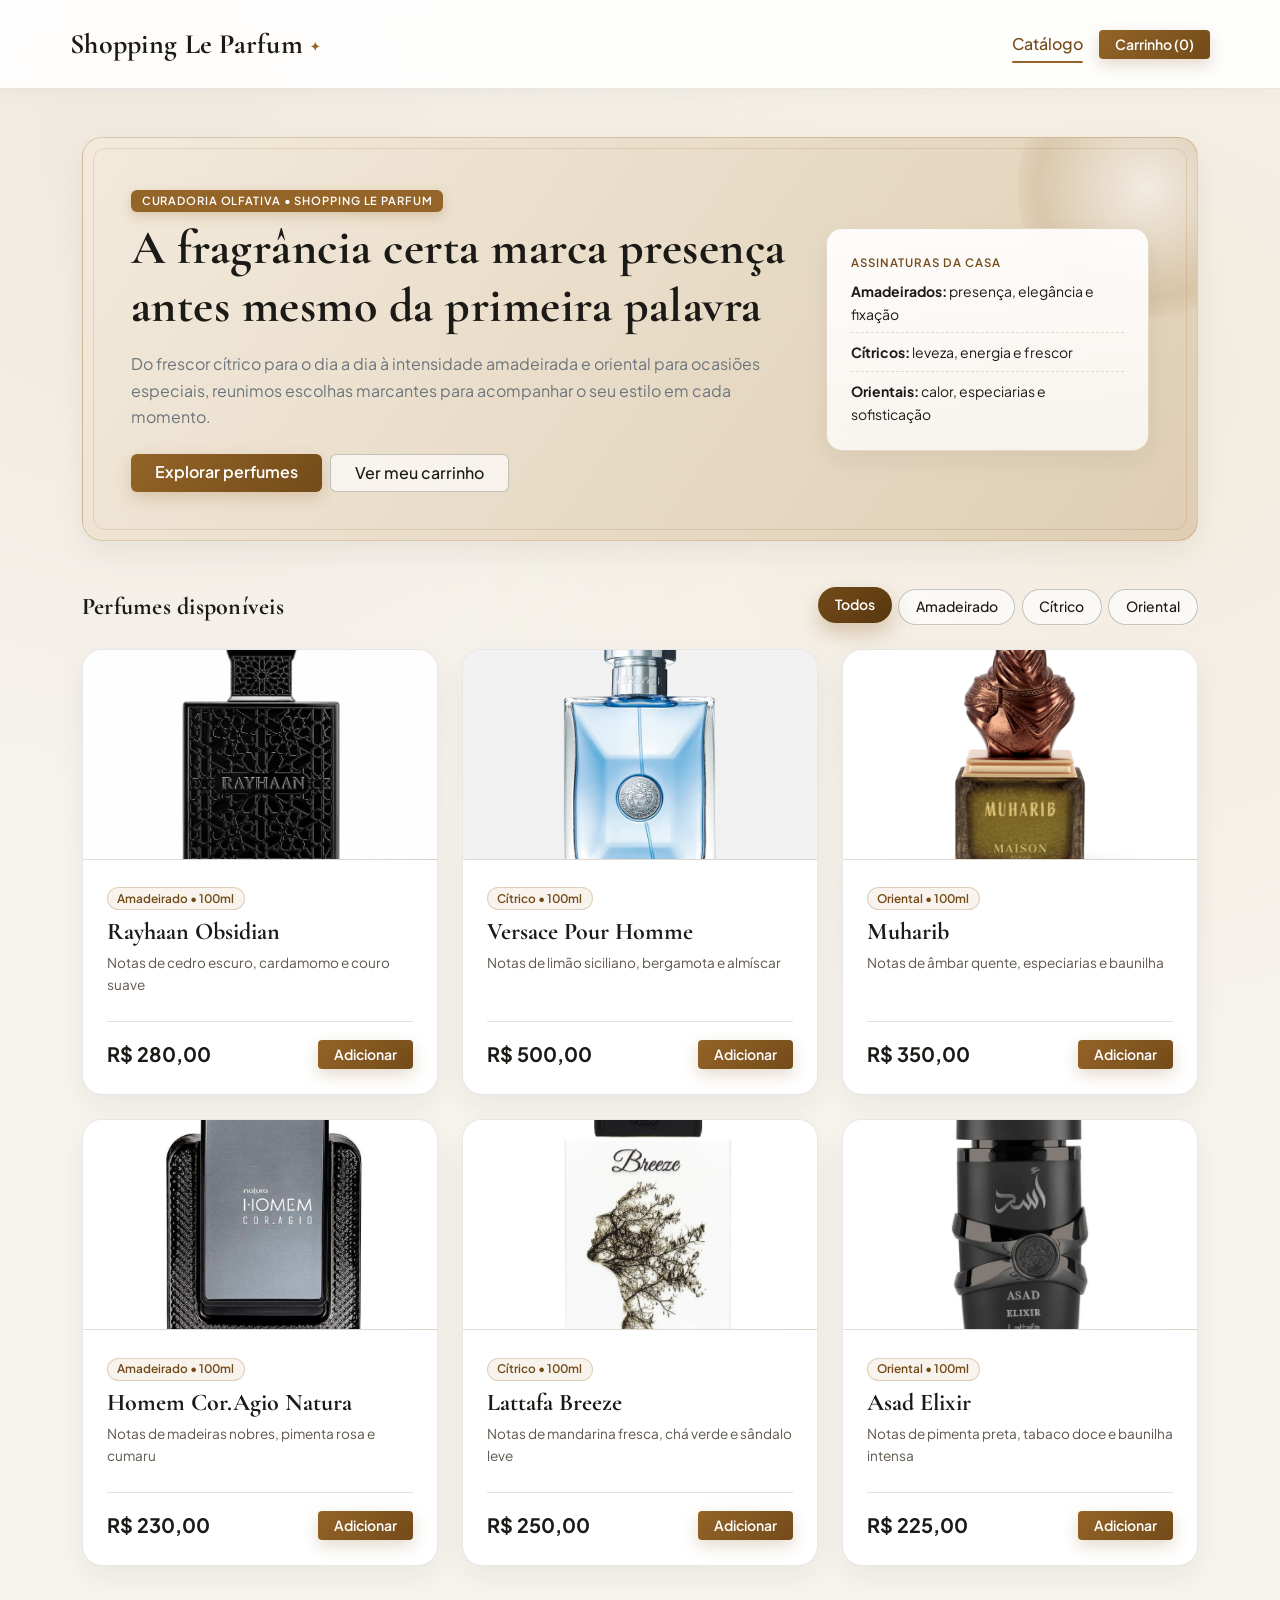
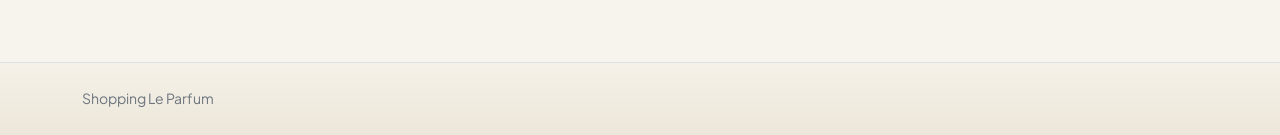
<file: index.html>
<!DOCTYPE html>
<html lang="pt-BR">
<head>
  <meta charset="UTF-8">
  <meta name="viewport" content="width=device-width, initial-scale=1.0">
  <title>Shopping Le Parfum | Perfumaria</title>
  <link href="https://cdn.jsdelivr.net/npm/bootstrap@5.3.3/dist/css/bootstrap.min.css" rel="stylesheet">
  <link rel="stylesheet" href="CSS/style.css">
</head>
<body data-pagina="catalogo">
  <header class="border-bottom bg-white sticky-top">
    <nav class="navbar navbar-expand-lg container py-3">
      <a class="navbar-brand fw-bold" href="index.html">Shopping Le Parfum</a>
      <button class="navbar-toggler" type="button" data-bs-toggle="collapse" data-bs-target="#menuPrincipal" aria-controls="menuPrincipal" aria-expanded="false" aria-label="Alternar navegação">
        <span class="navbar-toggler-icon"></span>
      </button>
      <div class="collapse navbar-collapse" id="menuPrincipal">
        <ul class="navbar-nav ms-auto align-items-lg-center gap-2">
          <li class="nav-item">
            <a class="nav-link active" aria-current="page" href="index.html">Catálogo</a>
          </li>
          <li class="nav-item">
            <a class="btn btn-dark btn-sm px-3" href="carrinho.html">
              Carrinho (<span id="contador-topo">0</span>)
            </a>
          </li>
        </ul>
      </div>
    </nav>
  </header>

  <main class="container my-5">
    <section class="p-4 p-md-5 rounded-4 hero-box mb-5">
      <div class="row align-items-center g-4">
        <div class="col-lg-8">
          <span class="badge text-bg-dark mb-2">Curadoria Olfativa • Shopping Le Parfum</span>
          <h1 class="display-5 fw-bold mb-3">A fragrância certa marca presença antes mesmo da primeira palavra</h1>
          <p class="text-secondary mb-4">
            Do frescor cítrico para o dia a dia à intensidade amadeirada e oriental para ocasiões especiais,
            reunimos escolhas marcantes para acompanhar o seu estilo em cada momento.
          </p>
          <div class="d-flex flex-wrap gap-2">
            <a href="#titulo-catalogo" class="btn btn-dark px-4">Explorar perfumes</a>
            <a href="carrinho.html" class="btn btn-outline-dark px-4">Ver meu carrinho</a>
          </div>
        </div>

        <div class="col-lg-4">
          <div class="hero-destaque-card p-4 rounded-4">
            <div class="small text-uppercase fw-semibold hero-kicker mb-2">Assinaturas da casa</div>
            <ul class="list-unstyled mb-0 d-flex flex-column gap-2 small">
              <li><strong>Amadeirados:</strong> presença, elegância e fixação</li>
              <li><strong>Cítricos:</strong> leveza, energia e frescor</li>
              <li><strong>Orientais:</strong> calor, especiarias e sofisticação</li>
            </ul>
          </div>
        </div>
      </div>
    </section>

    <section aria-labelledby="titulo-catalogo">
      <div class="d-flex flex-wrap justify-content-between align-items-center gap-3 mb-4">
        <h2 id="titulo-catalogo" class="h4 fw-bold m-0">Perfumes disponíveis</h2>

        <div class="btn-group flex-wrap" role="group" aria-label="Filtrar por família olfativa">
          <button type="button" class="btn btn-dark btn-sm filtro-btn active" data-categoria="Todos">Todos</button>
          <button type="button" class="btn btn-outline-dark btn-sm filtro-btn" data-categoria="Amadeirado">Amadeirado</button>
          <button type="button" class="btn btn-outline-dark btn-sm filtro-btn" data-categoria="Cítrico">Cítrico</button>
          <button type="button" class="btn btn-outline-dark btn-sm filtro-btn" data-categoria="Oriental">Oriental</button>
        </div>
      </div>

      <div id="feedback-catalogo" class="mb-3" aria-live="polite"></div>

      <div id="lista-perfumes" class="row g-4"></div>
    </section>
  </main>

  <footer class="border-top py-4 mt-5 bg-white">
    <div class="container d-flex flex-wrap justify-content-between align-items-center gap-2 small text-secondary">
      <span>Shopping Le Parfum</span>
    </div>
  </footer>

  <script src="https://cdn.jsdelivr.net/npm/bootstrap@5.3.3/dist/js/bootstrap.bundle.min.js"></script>
  <script src="script.js"></script>
</body>
</html>
</file>
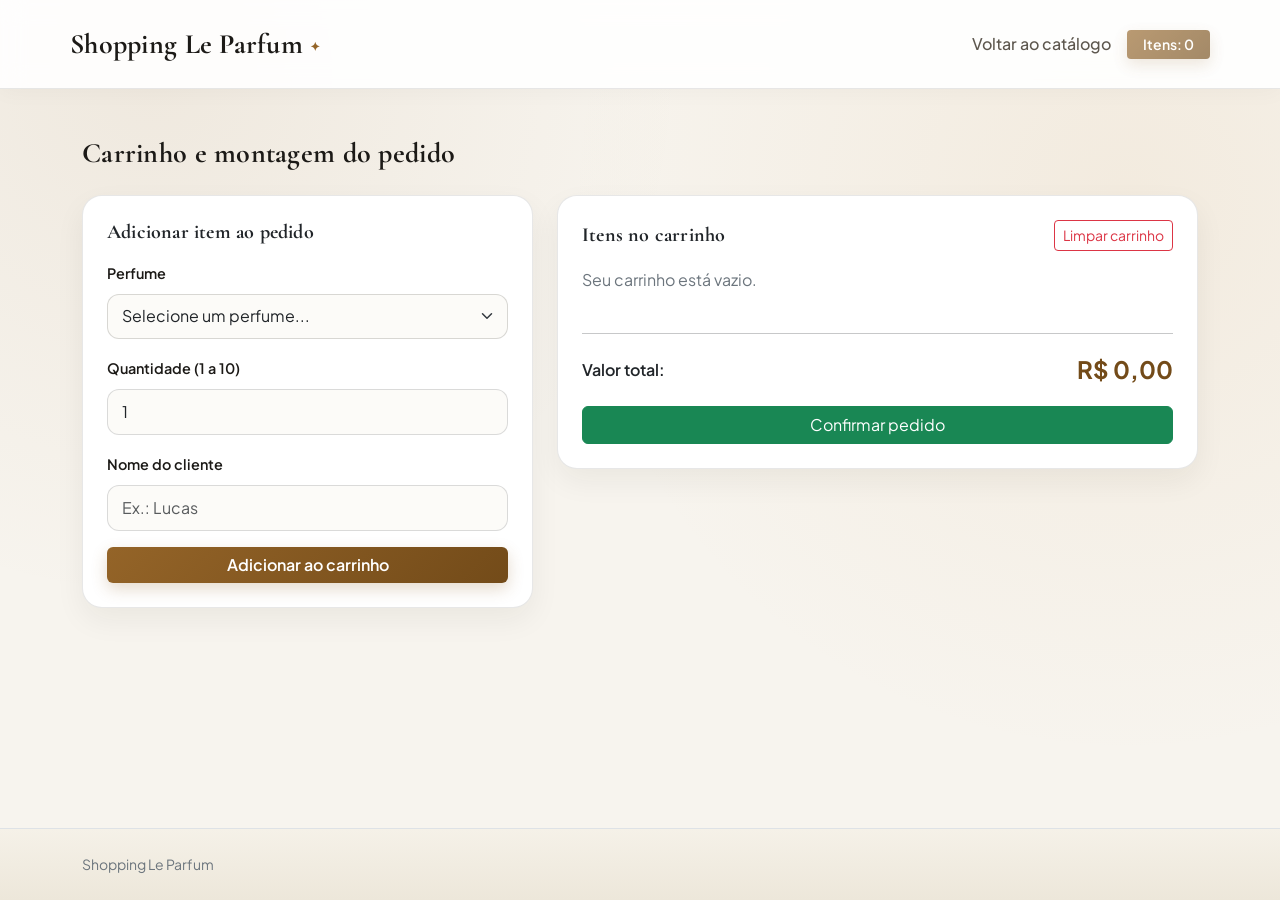
<file: carrinho.html>
<!DOCTYPE html>
<html lang="pt-BR">
<head>
  <meta charset="UTF-8">
  <meta name="viewport" content="width=device-width, initial-scale=1.0">
  <title>Carrinho e Pedido | Shopping Le Parfum</title>
  <link href="https://cdn.jsdelivr.net/npm/bootstrap@5.3.3/dist/css/bootstrap.min.css" rel="stylesheet">
  <link rel="stylesheet" href="CSS/style.css">
</head>
<body data-pagina="carrinho">
  <header class="border-bottom bg-white sticky-top">
    <nav class="navbar navbar-expand-lg container py-3">
      <a class="navbar-brand fw-bold" href="index.html">Shopping Le Parfum</a>
      <button class="navbar-toggler" type="button" data-bs-toggle="collapse" data-bs-target="#menuCarrinho" aria-controls="menuCarrinho" aria-expanded="false" aria-label="Alternar navegação">
        <span class="navbar-toggler-icon"></span>
      </button>
      <div class="collapse navbar-collapse" id="menuCarrinho">
        <ul class="navbar-nav ms-auto align-items-lg-center gap-2">
          <li class="nav-item">
            <a class="nav-link" href="index.html">Voltar ao catálogo</a>
          </li>
          <li class="nav-item">
            <span class="btn btn-dark btn-sm px-3 disabled" aria-disabled="true">
              Itens: <span id="contador-topo">0</span>
            </span>
          </li>
        </ul>
      </div>
    </nav>
  </header>

  <main class="container my-5">
    <h1 class="h3 fw-bold mb-4">Carrinho e montagem do pedido</h1>

    <div id="feedback-carrinho" class="mb-4" aria-live="polite"></div>

    <div class="row g-4">
      <div class="col-lg-5">
        <section class="card border-0 shadow-sm rounded-4 p-4">
          <h2 class="h5 fw-bold mb-3">Adicionar item ao pedido</h2>

          <form id="form-item-pedido" novalidate>
            <div class="mb-3">
              <label for="select-perfume" class="form-label">Perfume</label>
              <select id="select-perfume" class="form-select">
                <option value="">Selecione um perfume...</option>
              </select>
            </div>

            <div class="mb-3">
              <label for="input-quantidade" class="form-label">Quantidade (1 a 10)</label>
              <input type="number" id="input-quantidade" class="form-control" min="1" max="10" value="1">
            </div>

            <div class="mb-3">
              <label for="input-cliente" class="form-label">Nome do cliente</label>
              <input type="text" id="input-cliente" class="form-control" placeholder="Ex.: Lucas">
            </div>

            <button type="submit" class="btn btn-dark w-100">Adicionar ao carrinho</button>
          </form>
        </section>
      </div>

      <div class="col-lg-7">
        <section class="card border-0 shadow-sm rounded-4 p-4">
          <div class="d-flex justify-content-between align-items-center mb-3 gap-2">
            <h2 class="h5 fw-bold m-0">Itens no carrinho</h2>
            <button type="button" id="btn-limpar-carrinho" class="btn btn-outline-danger btn-sm">
              Limpar carrinho
            </button>
          </div>

          <div id="lista-itens-carrinho" class="mb-4"></div>

          <hr>

          <div class="d-flex justify-content-between align-items-center mb-3">
            <span class="fw-semibold fs-6">Valor total:</span>
            <strong id="valor-total" class="fs-4">R$ 0,00</strong>
          </div>

          <button type="button" id="btn-finalizar-pedido" class="btn btn-success w-100">
            Confirmar pedido
          </button>
        </section>
      </div>
    </div>
  </main>

  <footer class="border-top py-4 mt-5 bg-white">
    <div class="container d-flex flex-wrap justify-content-between align-items-center gap-2 small text-secondary">
      <span>Shopping Le Parfum</span>
    </div>
  </footer>

  <script src="https://cdn.jsdelivr.net/npm/bootstrap@5.3.3/dist/js/bootstrap.bundle.min.js"></script>
  <script src="script.js"></script>
</body>
</html>
</file>
<file: CSS/style.css>
@import url('https://fonts.googleapis.com/css2?family=Cormorant+Garamond:ital,wght@0,600;0,700;1,600&family=Plus+Jakarta+Sans:wght@400;500;600;700&display=swap');

:root {
  --bg-pagina: #f7f4ee;
  --bg-superficie: #ffffff;
  --bg-hero: linear-gradient(125deg, #f3eadc 0%, #e7dac5 55%, #dfceb4 100%);
  --texto-principal: #1c1a17;
  --texto-suave: #5d574e;
  --borda-sutil: rgba(28, 26, 23, 0.10);
  --ouro: #946428;
  --ouro-escuro: #734b19;
  --ouro-claro: #cfa061;
  --ouro-suave: rgba(148, 100, 40, 0.12);
  --sombra-suave: 0 12px 30px rgba(28, 26, 23, 0.06);
  --sombra-forte: 0 20px 44px rgba(28, 26, 23, 0.13);
  --raio: 20px;
  --transicao: all 0.28s cubic-bezier(0.22, 1, 0.36, 1);
}

* {
  box-sizing: border-box;
}

html {
  scroll-behavior: smooth;
}

body {
  background-color: var(--bg-pagina);
  background-image:
    radial-gradient(circle at 12% 8%, rgba(148, 100, 40, 0.08) 0%, transparent 38%),
    radial-gradient(circle at 88% 22%, rgba(207, 160, 97, 0.11) 0%, transparent 42%);
  color: var(--texto-principal);
  font-family: 'Plus Jakarta Sans', system-ui, -apple-system, sans-serif;
  line-height: 1.65;
  min-height: 100vh;
  display: flex;
  flex-direction: column;
}

main {
  flex: 1;
}

h1, h2, .navbar-brand {
  font-family: 'Cormorant Garamond', Georgia, serif;
  letter-spacing: 0.01em;
}

header.sticky-top {
  background-color: rgba(255, 255, 255, 0.9) !important;
  backdrop-filter: blur(12px);
  border-bottom: 1px solid var(--borda-sutil) !important;
  box-shadow: 0 4px 20px rgba(28, 26, 23, 0.03);
}

.navbar-brand {
  font-size: 1.75rem;
  font-weight: 700;
  color: var(--texto-principal) !important;
}

.navbar-brand::after {
  content: "✦";
  font-size: 0.75rem;
  color: var(--ouro);
  margin-left: 7px;
  vertical-align: middle;
}

.nav-link {
  font-weight: 500;
  color: var(--texto-suave) !important;
  position: relative;
  transition: var(--transicao);
}

.nav-link:hover,
.nav-link.active {
  color: var(--ouro-escuro) !important;
}

.nav-link.active::after {
  content: "";
  position: absolute;
  left: 0.5rem;
  right: 0.5rem;
  bottom: 0.15rem;
  height: 2px;
  border-radius: 999px;
  background-color: var(--ouro);
}

.hero-box {
  background: var(--bg-hero);
  border: 1px solid rgba(148, 100, 40, 0.24) !important;
  box-shadow: var(--sombra-suave);
  border-radius: var(--raio) !important;
  position: relative;
  overflow: hidden;
}

.hero-box::before {
  content: "";
  position: absolute;
  top: -80px;
  right: -80px;
  width: 260px;
  height: 260px;
  border-radius: 50%;
  background: radial-gradient(circle, rgba(255, 255, 255, 0.55) 0%, rgba(148, 100, 40, 0.12) 60%, transparent 75%);
  pointer-events: none;
}

.hero-box::after {
  content: "";
  position: absolute;
  inset: 10px;
  border: 1px solid rgba(148, 100, 40, 0.16);
  border-radius: calc(var(--raio) - 8px);
  pointer-events: none;
}

.hero-box .badge {
  background-color: var(--ouro) !important;
  color: #ffffff;
  font-weight: 600;
  letter-spacing: 0.08em;
  text-transform: uppercase;
  font-size: 0.7rem;
  padding: 0.5em 0.95em;
  box-shadow: 0 4px 12px rgba(148, 100, 40, 0.25);
}

.hero-kicker {
  color: var(--ouro-escuro);
  letter-spacing: 0.09em;
  font-size: 0.72rem;
  display: block;
}

.hero-destaque-card {
  background: linear-gradient(180deg, rgba(255, 255, 255, 0.92) 0%, rgba(255, 255, 255, 0.76) 100%);
  border: 1px solid rgba(148, 100, 40, 0.24);
  backdrop-filter: blur(8px);
  box-shadow: 0 10px 24px rgba(28, 26, 23, 0.06);
}

.hero-destaque-card li {
  padding-bottom: 0.4rem;
  border-bottom: 1px dashed rgba(148, 100, 40, 0.22);
}

.hero-destaque-card li:last-child {
  padding-bottom: 0;
  border-bottom: none;
}

.pilar-card {
  background: linear-gradient(180deg, #ffffff 0%, #fcfaf6 100%);
  border: 1px solid var(--borda-sutil);
  border-radius: var(--raio) !important;
  box-shadow: 0 6px 20px rgba(28, 26, 23, 0.04);
  transition: var(--transicao);
}

.pilar-card:hover {
  transform: translateY(-4px);
  border-color: rgba(148, 100, 40, 0.35);
  box-shadow: var(--sombra-suave);
}

.pilar-numero {
  font-family: 'Cormorant Garamond', Georgia, serif;
  font-size: 1.5rem;
  font-weight: 700;
  line-height: 1;
  color: var(--ouro);
  display: inline-block;
  margin-bottom: 0.35rem;
}

.btn-dark {
  background: linear-gradient(135deg, var(--ouro) 0%, var(--ouro-escuro) 100%);
  border: none;
  color: #ffffff;
  font-weight: 600;
  box-shadow: 0 6px 16px rgba(148, 100, 40, 0.24);
  transition: var(--transicao);
}

.btn-dark:hover,
.btn-dark:focus,
.btn-dark.active {
  background: linear-gradient(135deg, var(--ouro-escuro) 0%, #58370e 100%);
  color: #ffffff;
  transform: translateY(-2px);
  box-shadow: 0 10px 22px rgba(148, 100, 40, 0.32);
}

.btn-outline-dark {
  color: var(--texto-principal);
  border-color: rgba(28, 26, 23, 0.24);
  background-color: rgba(255, 255, 255, 0.65);
  font-weight: 500;
  transition: var(--transicao);
}

.btn-outline-dark:hover,
.btn-outline-dark:focus {
  background-color: var(--ouro-suave);
  border-color: var(--ouro);
  color: var(--ouro-escuro);
  transform: translateY(-1px);
}

.filtro-btn {
  border-radius: 999px !important;
  padding: 0.38rem 1.05rem;
}

.btn-group.flex-wrap {
  gap: 0.45rem;
}

.card-perfume {
  background-color: var(--bg-superficie);
  border: 1px solid var(--borda-sutil) !important;
  border-radius: var(--raio) !important;
  box-shadow: var(--sombra-suave);
  transition: var(--transicao);
  overflow: hidden;
}

.card-perfume:hover {
  transform: translateY(-7px);
  box-shadow: var(--sombra-forte);
  border-color: rgba(148, 100, 40, 0.36) !important;
}

.vitrine-frasco {
  height: 158px;
  display: flex;
  align-items: center;
  justify-content: center;
  position: relative;
  border-bottom: 1px solid var(--borda-sutil);
}

.vitrine-frasco::after {
  content: "";
  position: absolute;
  bottom: 14px;
  width: 78px;
  height: 12px;
  border-radius: 50%;
  background: rgba(28, 26, 23, 0.14);
  filter: blur(4px);
  transition: var(--transicao);
}

.card-perfume:hover .vitrine-frasco::after {
  width: 92px;
  opacity: 0.85;
}

.vitrine-amadeirado {
  background: radial-gradient(circle at 50% 25%, #fbf7f0 0%, #eadbc6 100%);
}

.vitrine-citrico {
  background: radial-gradient(circle at 50% 25%, #fcfbf2 0%, #e7e3be 100%);
}

.vitrine-oriental {
  background: radial-gradient(circle at 50% 25%, #fcf4ef 0%, #e6cbc0 100%);
}

.frasco-ilustracao {
  display: flex;
  flex-direction: column;
  align-items: center;
  z-index: 1;
  transition: var(--transicao);
}

.card-perfume:hover .frasco-ilustracao {
  transform: translateY(-5px) scale(1.05);
}

.frasco-tampa {
  width: 24px;
  height: 17px;
  background: linear-gradient(135deg, #c89855 0%, var(--ouro) 55%, var(--ouro-escuro) 100%);
  border-radius: 5px 5px 1px 1px;
  box-shadow: 0 2px 5px rgba(28, 26, 23, 0.2);
}

.frasco-gargalo {
  width: 12px;
  height: 6px;
  background: linear-gradient(90deg, #caa56f, #f3e2c3, #b88b4a);
}

.frasco-corpo {
  width: 62px;
  height: 78px;
  border-radius: 12px;
  background: linear-gradient(150deg, rgba(255, 255, 255, 0.94) 0%, rgba(255, 255, 255, 0.65) 100%);
  border: 1.5px solid rgba(148, 100, 40, 0.45);
  box-shadow:
    inset 3px 0 6px rgba(255, 255, 255, 0.9),
    inset 0 -22px 26px rgba(148, 100, 40, 0.16),
    0 8px 18px rgba(28, 26, 23, 0.10);
  display: flex;
  align-items: center;
  justify-content: center;
  padding: 6px;
}

.frasco-rotulo {
  font-family: 'Cormorant Garamond', Georgia, serif;
  font-size: 0.68rem;
  font-weight: 700;
  letter-spacing: 0.1em;
  text-transform: uppercase;
  color: var(--ouro-escuro);
  background-color: rgba(250, 246, 239, 0.9);
  border-top: 1px solid rgba(148, 100, 40, 0.4);
  border-bottom: 1px solid rgba(148, 100, 40, 0.4);
  padding: 2px 6px;
}

.card-perfume h3 {
  font-family: 'Cormorant Garamond', Georgia, serif;
  font-size: 1.5rem;
  font-weight: 700;
  color: var(--texto-principal);
  margin-bottom: 0.3rem;
}

.notas-texto {
  font-size: 0.85rem;
  color: var(--texto-suave);
  margin-bottom: 0;
}

.card-perfume .badge {
  background-color: #f8f4ed !important;
  color: var(--ouro-escuro) !important;
  border-color: rgba(148, 100, 40, 0.25) !important;
  font-weight: 600;
  font-size: 0.74rem;
  padding: 0.42em 0.8em;
}

.preco-destaque {
  font-size: 1.24rem;
  font-weight: 700;
  color: var(--texto-principal);
}

.card {
  border-radius: var(--raio) !important;
  border: 1px solid var(--borda-sutil) !important;
  box-shadow: var(--sombra-suave) !important;
  background-color: var(--bg-superficie);
}

.form-label {
  font-weight: 600;
  font-size: 0.9rem;
  color: var(--texto-principal);
}

.form-control,
.form-select {
  border-radius: 12px;
  border: 1px solid rgba(28, 26, 23, 0.16);
  padding: 0.62rem 0.9rem;
  background-color: #fcfbf8;
  transition: var(--transicao);
}

.form-control:focus,
.form-select:focus {
  background-color: #ffffff;
  border-color: var(--ouro);
  box-shadow: 0 0 0 0.22rem rgba(148, 100, 40, 0.16);
}

#lista-itens-carrinho > div:last-child {
  border-bottom: none !important;
}

#valor-total {
  color: var(--ouro-escuro);
}

.alert {
  border-radius: 14px;
  box-shadow: 0 6px 18px rgba(28, 26, 23, 0.05);
  font-size: 0.92rem;
}

footer {
  border-top: 1px solid rgba(148, 100, 40, 0.16) !important;
  background: linear-gradient(180deg, #f5f1e8 0%, #ede7da 100%) !important;
}

.vitrine-imagem {
  height: 210px;
  background: linear-gradient(135deg, #f8f4ed 0%, #ede4d5 100%);
  border-bottom: 1px solid var(--borda-sutil);
  overflow: hidden;
  display: flex;
  align-items: center;
  justify-content: center;
}

.img-perfume {
  width: 100%;
  height: 100%;
  object-fit: cover;
  transition: var(--transicao);
}

.card-perfume:hover .img-perfume {
  transform: scale(1.05);
}

.sem-imagem {
  width: 100%;
  height: 100%;
  align-items: center;
  justify-content: center;
  font-size: 0.85rem;
  font-weight: 600;
  color: var(--ouro-escuro);
  padding: 1rem;
  text-align: center;
}
</file>
